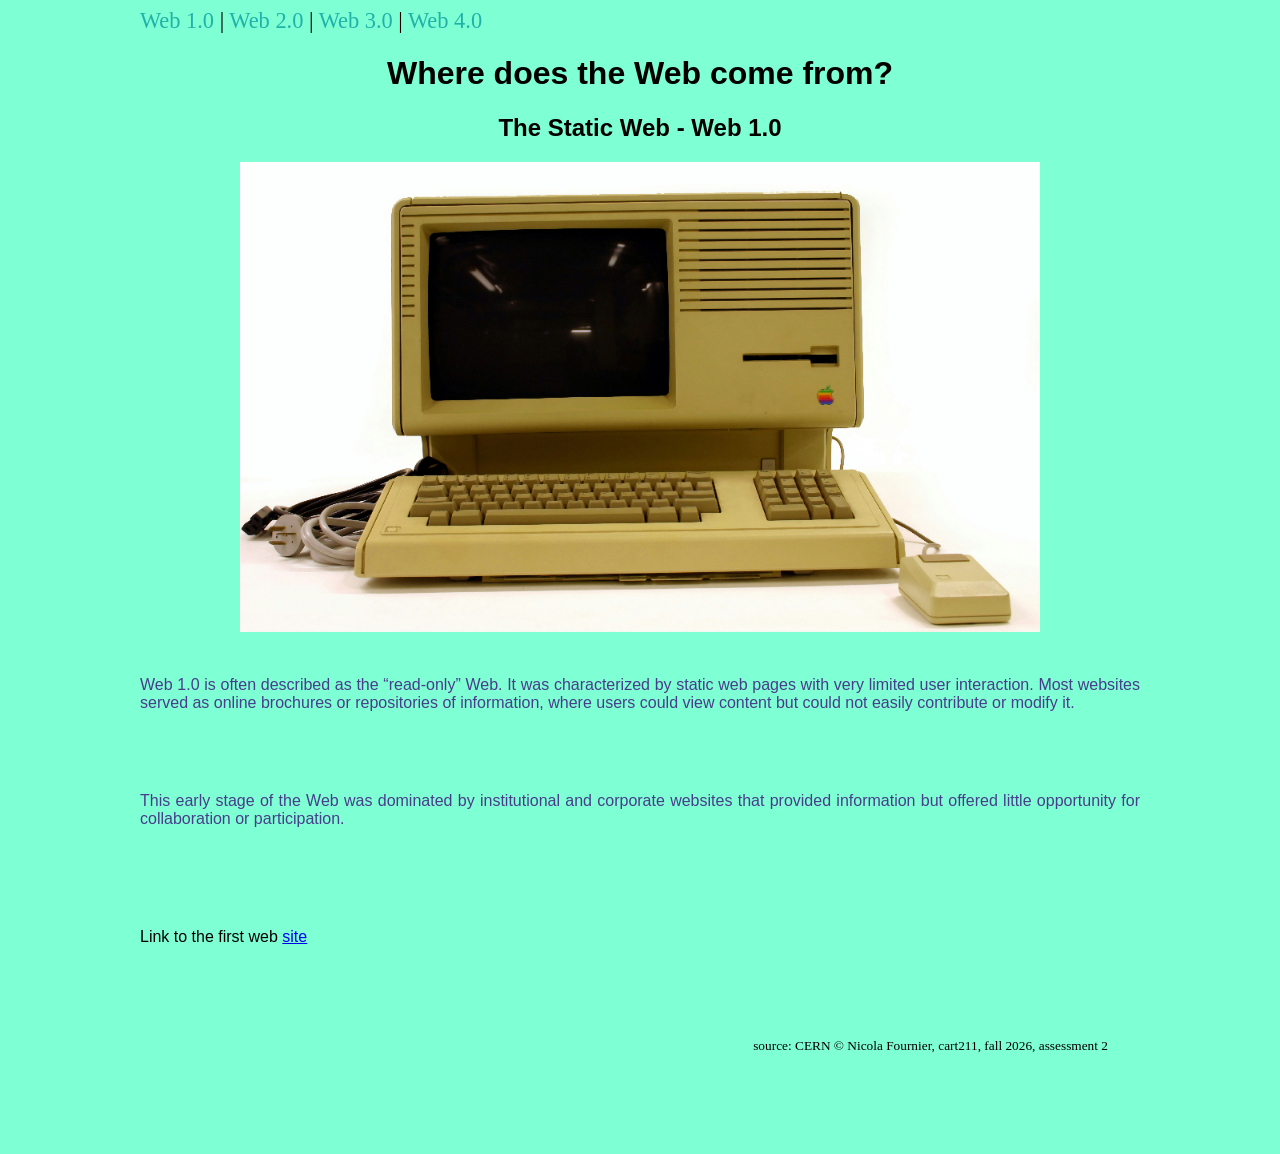
<file: topics/assessment2/index.html>
<!DOCTYPE html>


<html>

    <head>
        <title>Origins of the Web</title>
        <meta charset="utf-8">
        <style>
            nav {
                font-size: 140%;
                text-align: justify;
                max-width: 1000px;
                margin-left:auto;
                margin-right:auto;

            }
            header{
                font-family: Verdana, Geneva, Tahoma, sans-serif;
                text-align: center; 
                 max-width: 1000px;
                 margin: auto;
            }
            body{
                
                background-color: aquamarine;

            }
            main div p{
                color: darkslateblue;
                font-family:'Segoe UI', Tahoma, Geneva, Verdana, sans-serif;
                padding: 20px 60px 20px;
                text-align:justify;
                max-width: 1000px;
                margin: auto;
                padding: 40px;
            }
            #unc{
                max-width: 1000px;
                margin: auto;
                padding: 60px;
                font-family:'Trebuchet MS', 'Lucida Sans Unicode', 'Lucida Grande', 'Lucida Sans', Arial, sans-serif ;
            }
            footer{
                max-width: 1000px;
                margin: 30px 100px 100px;
                text-align: right;
            }
            img {
                max-width: 80%;
            }
       

        </style>
    </head>

    <body>
        <nav>
            <a href="index.html" style="text-decoration: none; color: lightseagreen;">Web 1.0</a> | <a href="web2.html" style="text-decoration: none; color: lightseagreen;">Web 2.0</a> | <a href="web3.html" style="text-decoration: none; color: lightseagreen;">Web 3.0</a> | <a href="web4.html" style="text-decoration: none; color: lightseagreen;">Web 4.0</a>
        </nav>
        <header>
            <h1>Where does the Web come from?</h1>
                <h2>The Static Web - Web 1.0</h2>
                    <img src="apple-lisa.jpg">

        </header>
            <main>
                <div>
                    <p>
                        Web 1.0 is often described as the “read-only” Web. It was characterized by static web pages with very limited user interaction. Most websites served as online brochures or repositories of information, where users could view content but could not easily contribute or modify it. 
                    </p>
                    <p>
                        This early stage of the Web was dominated by institutional and corporate websites that provided information but offered little opportunity for collaboration or participation.

                    </p>
                </div>

                <p id="unc">Link to the first web <a href="https://info.cern.ch">site</a></p>
            </main>

            <footer>
                <small>source: CERN © Nicola Fournier, cart211, fall 2026, assessment 2</small>
            </footer>
    </body>

</html>
</file>
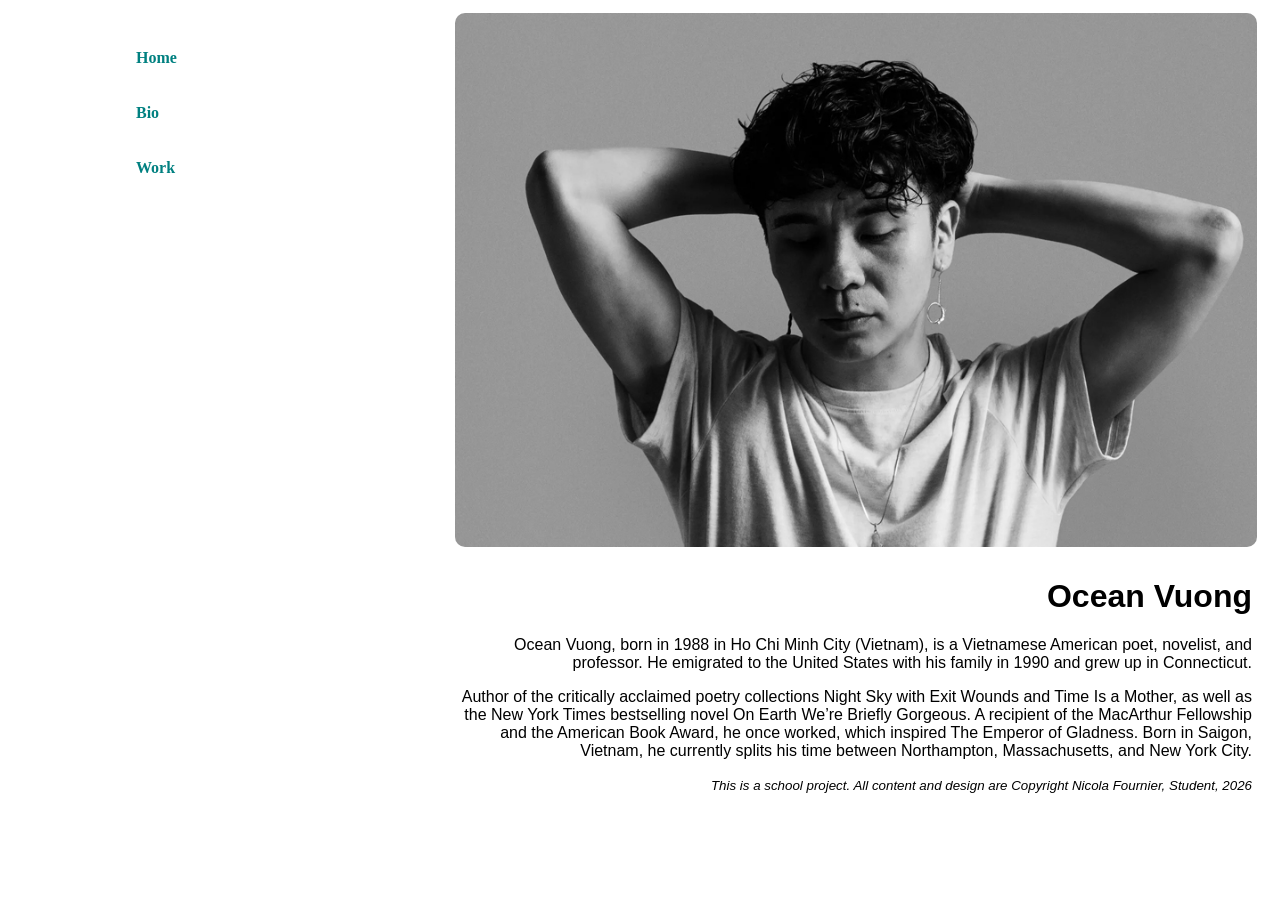
<file: topics/assessment3/index.html>
<!DOCTYPE html>
<html lang="en">

<head>
    <meta charset="UTF-8">
    <meta name="viewport" content="width-device-width, initial-scale=1.0">

    <title>Ocean Vuong</title>

    <meta name="Description"
        content="Explore the work of Ocean Vuong, award winning poet and novelist, author of 'On Earth
        We're Briefly Gorgeous' and 'Time Is a Mother', explore love, loss, and identity with profound beauty.">

    <meta property="og:title" content="Ocean Vuong">
    <meta property="og:Description"
        content="Explore the work of Ocean Vuong, award winning poet and novelist, author of 'On Earth
        We're Briefly Gorgeous' and 'Time Is a Mother', explore love, loss, and identity with profound beauty.">

    <meta name="author" content="Nicola Fournier">
    <meta name="Copyright" content="Nicola Fournier, assessment3, 2026">

    <link rel="Stylesheet" href="styling.css">

</head>

<body>
    <nav>
        <a href="index.html">Home</a><br>
        <a href="bio.html">Bio</a><br>
        <a href="work.html">Work</a>

    </nav>

    <div id="tip">
        <header>
            <img src="assets/Home.jpg" alt="Portrait of Ocean Vuong">
            <h1>Ocean Vuong</h1>
        </header>
    </div>
    
    <div id="shaft">
        <main>
            <article>
            <p> Ocean Vuong, born in 1988 in Ho Chi Minh City (Vietnam), is a Vietnamese American
                 poet, novelist, and professor. He emigrated to the United States with his family
                  in 1990 and grew up in Connecticut.</p> 
            <p>Author of the critically acclaimed poetry collections Night Sky with Exit Wounds and
                 Time Is a Mother, as well as the New York Times bestselling novel On Earth We’re
                  Briefly Gorgeous. A recipient of the MacArthur Fellowship and the American Book
                   Award, he once worked, which inspired The Emperor of Gladness. Born in Saigon,
                    Vietnam, he currently splits his time between Northampton, Massachusetts, and
                    New York City.
            </p>
            </article>
        </main>
    

    <footer>
        <small><em>This is a school project. All content and design are Copyright Nicola Fournier,
            Student, 2026
        </em>

        </small>

    </footer>

    </div>
</body>

</html>
</file>
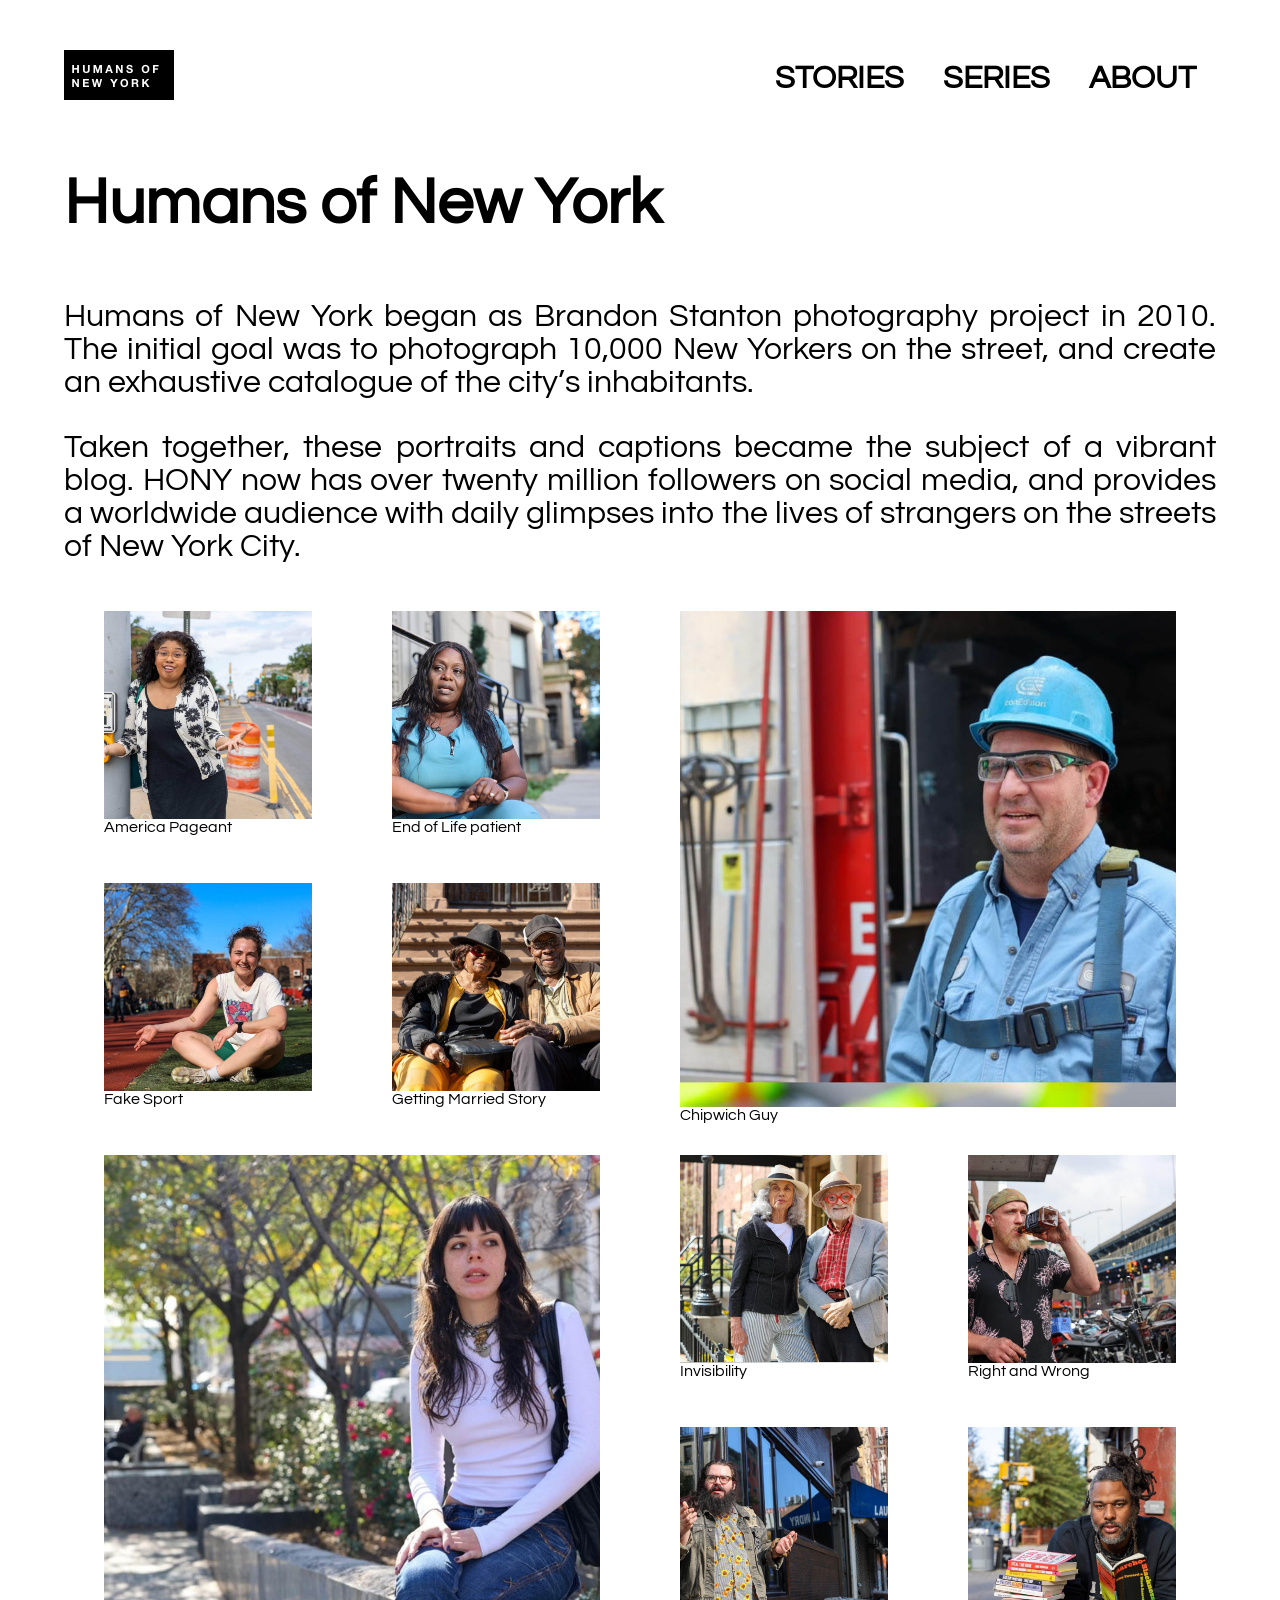
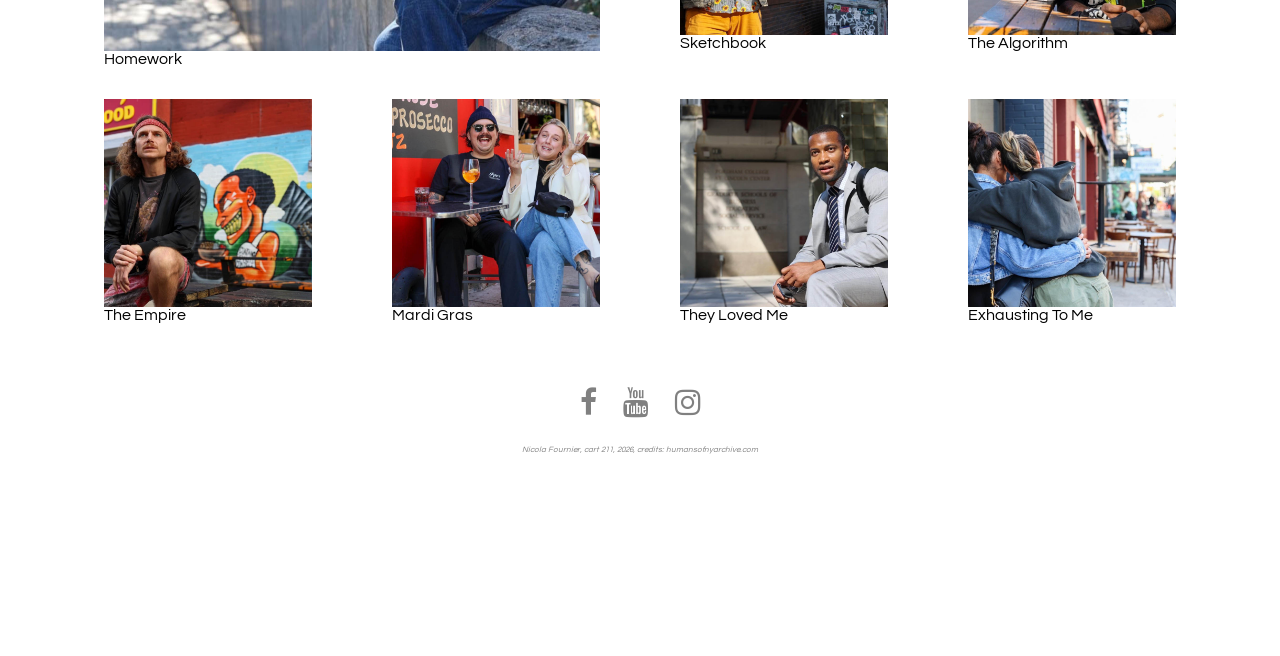
<file: topics/assessment5/index.html>
<!DOCTYPE html>
<html lang="eng">

<head>
    <meta charset="UTF-8">
    <meta name="viewport" content="width=width-device-width, initial-scale=1.0">
    <title>Humans of New York | CART 211 Assessment</title>

    <meta name="description"
        content="A Humans of New York Story - A Course exercise (cart211_ exploring semantic HTML, CSS Grid, and Mobile queries)"
        .>
    <!--Open Graph metadata - controls how the page looks when shared on social media -->
    <meta property="og:type" content="article">
    <meta property="og:title" content="Humans of New York">
    <meta property="og:description" content="A Humans of New York story presented for CART 211">
    <meta property="og:url" content="put your url here">
    <meta property="og:image" content="assets/america_pageant.jpg">
    <meta property="og:image:width" content="1200">
    <meta property="og:image:height" content="630">
    <meta property="og:image:alt" content="Portrait associated with the America Pageant story">
    <meta name="twitter:card" content="summary_large_image">
    <meta name="twitter:title" content="Humans of New York">
    <meta name="twitter:description" content="A Humans of New York Story">
    <meta name="twitter:image" content="assets/america_pageant.jpg">

    <!-- Identifies the preffered url for this page to search engines -->
     <link rel="canonical" href="https://nicoreganono.github.io/cart211/topics/assessment5/index.html">

    <!-- Adds a small icon to the browser tab -->
     <link rel="icon" href="assets/favicon.ico">

     <meta name="author" content="Nicola Fournier">
     <meta name="copyright" content="Nicola Fournier, assessment5, 2026">

    <link rel="stylesheet" href="default.css">

    <link rel="preconnect" href="https://fonts.googleapis.com">
    <link rel="preconnect" href="https://fonts.gstatic.com" crossorigin>
    <link href="https://fonts.googleapis.com/css2?family=Questrial&family=Syne+Mono&display=swap" rel="stylesheet">

    <!-- Loads Font Awesome, a library of ready-made icons-->
    <!-- The Social media icons and hamburger menu use this library for-->
    <link rel="stylesheet" href="https://cdnjs.cloudflare.com/ajax/libs/font-awesome/4.7.0/css/font-awesome.min.css">

</head>

<body>
    <!-- CSS uses #wrapper to control the overall width and center of the content-->
    <div id="wrapper">
        <header>
            <nav>
                <div class="logo">
                    <a href="#">
                        <img src="assets/logo.png" alt="Logo" width="110" height="50">
                    </a>
                </div>

                <div class="menu1">
                <a href="story1.html" class="menu1_active">STORIES</a>
                <a href="#" class="menu1_active">SERIES</a>
                <a href="index.html" class="menu1_active">ABOUT</a>
                </div>

            </nav>

        </header>
   

    <section>
        <article>
            <h1>Humans of New York</h1>

            <p class="intro">
                Humans of New York began as Brandon Stanton photography project in 2010.  The initial goal was to photograph 10,000 New Yorkers on the street, and create an exhaustive catalogue of the city’s inhabitants.
            </p>

            <p class="intro">
                Taken together, these portraits and captions became the subject of a vibrant blog. HONY now has over twenty million followers on social media, and provides a worldwide audience with daily glimpses into the lives of strangers on the streets of New York City.
            </p>
            <!-- IMAGE GALLERY:
            The pict class created the CSS Grid Layout. Each figure is one gallery item. Classes im1 through im14 let CSS position images at different sizes to create an asymetrical collage.-->
            <div class="pict">
                <!-- Figure 1: image, link and caption -->
            
                 <figure class="im1">
                    <a href="story1.html">
                        <img src="assets/america_pageant.jpg" class="im" alt="America Pageant portrait">
                    </a>
                    <!-- Caption shown over the image using CSS-->
                     <div class="hover-text"> America Pageant</div>
                </figure>

                <!-- Figure 2 -->
                 <figure class="im2">
                    <a href="story1.html">
                        <img src="assets/end_of_life_patient.jpg" class="im" alt="End of Life patient portrait">
                    </a>
                    <!-- Caption shown over the image using CSS-->
                     <div class="hover-text"> End of Life patient</div>
                </figure>
                <!-- Figure 3 -->
                 <figure class="im3">
                    <a href="story1.html">
                        <img src="assets/Chipwich_guy.jpg" class="im" alt="Chipwich Guy portrait">
                    </a>
                    <!-- Caption shown over the image using CSS-->
                     <div class="hover-text"> Chipwich Guy</div>
                </figure>
                <!-- Figure 4 -->
                 <figure class="im4">
                    <a href="story1.html">
                        <img src="assets/fake_sport.jpg" class="im" alt="Fake Sport portrait">
                    </a>
                    <!-- Caption shown over the image using CSS-->
                     <div class="hover-text"> Fake Sport</div>
                </figure>
                <!-- Figure 5 -->
                 <figure class="im5">
                    <a href="story1.html">
                        <img src="assets/gettin_married.jpg" class="im" alt="Getting Married Story portrait">
                    </a>
                    <!-- Caption shown over the image using CSS-->
                     <div class="hover-text"> Getting Married Story</div>
                </figure>
                <!-- Figure 6 -->
                 <figure class="im6">
                    <a href="story1.html">
                        <img src="assets/homework.jpg" class="im" alt="Homework Story portrait">
                    </a>
                    <!-- Caption shown over the image using CSS-->
                     <div class="hover-text">Homework</div>
                </figure>
                <!-- Figure 7 -->
                 <figure class="im7">
                    <a href="story1.html">
                        <img src="assets/invisibility.jpg" class="im" alt="Invisibility Story portrait">
                    </a>
                    <!-- Caption shown over the image using CSS-->
                     <div class="hover-text">Invisibility</div>
                </figure>
                <!-- Figure 8 -->
                 <figure class="im8">
                    <a href="story1.html">
                        <img src="assets/Right_and_wrong.jpg" class="im" alt="Right and Wrong Story portrait">
                    </a>
                    <!-- Caption shown over the image using CSS-->
                     <div class="hover-text"> Right and Wrong</div>
                </figure>
                <!-- Figure 9 -->
                 <figure class="im9">
                    <a href="story1.html">
                        <img src="assets/sketchbook.jpg" class="im" alt="Sketchbook Story portrait">
                    </a>
                    <!-- Caption shown over the image using CSS-->
                     <div class="hover-text"> Sketchbook</div>
                </figure>
                <!-- Figure 10 -->
                 <figure class="im10">
                    <a href="story1.html">
                        <img src="assets/the_algorithm.jpg" class="im" alt="The Algorithm Story portrait">
                    </a>
                    <!-- Caption shown over the image using CSS-->
                     <div class="hover-text">The Algorithm</div>
                </figure>
                <!-- Figure 11 -->
                 <figure class="im11">
                    <a href="story1.html">
                        <img src="assets/The_Empire.jpg" class="im" alt="The Empire Story portrait">
                    </a>
                    <!-- Caption shown over the image using CSS-->
                     <div class="hover-text"> The Empire</div>
                </figure>
                <!-- Figure 12 -->
                 <figure class="im12">
                    <a href="story1.html">
                        <img src="assets/Mardi-Gras.jpg" class="im" alt="Mardi Gras Story portrait">
                    </a>
                    <!-- Caption shown over the image using CSS-->
                     <div class="hover-text"> Mardi Gras</div>
                </figure>
                <!-- Figure 13 -->
                 <figure class="im13">
                    <a href="story1.html">
                        <img src="assets/they_loved_me.jpg" class="im" alt="They Loved Me Story portrait">
                    </a>
                    <!-- Caption shown over the image using CSS-->
                     <div class="hover-text"> They Loved Me</div>
                </figure>
                <!-- Figure 14 -->
                 <figure class="im14">
                    <a href="story1.html">
                        <img src="assets/exhausting_to_me.jpg" class="im" alt="Exhausting To Me Story portrait">
                    </a>
                    <!-- Caption shown over the image using CSS-->
                     <div class="hover-text"> Exhausting To Me</div>
                </figure>
            </div>
            <!-- End of image gallry -->
        </article>
    </section>

    <footer>
        <!-- Groups the social icons and credits together-->
        <div class="social">
            <!-- Social Media Links.
              Font Awesome uses class names to display each icons.
            The # links are placeholders and should be replaced with real profile URL's-->
            <div class="icons-wrapper">
                <a href="#" class="fa fa-facebook" aria-label="Facebook"></a>
                <a href="#" class="fa fa-youtube" aria-label="YouTube"></a>
                <a href="#" class="fa fa-instagram" aria-label="Instagram"></a>
    
            </div>

            <div class="credits">
                <p> Nicola Fournier, cart 211, 2026, credits: humansofnyarchive.com</p>
            </div>

        </div>
        <video src="https://youtube.com/exploding_my_balls" ></video>
    </footer>
 </div>
</body>


</html>
</file>
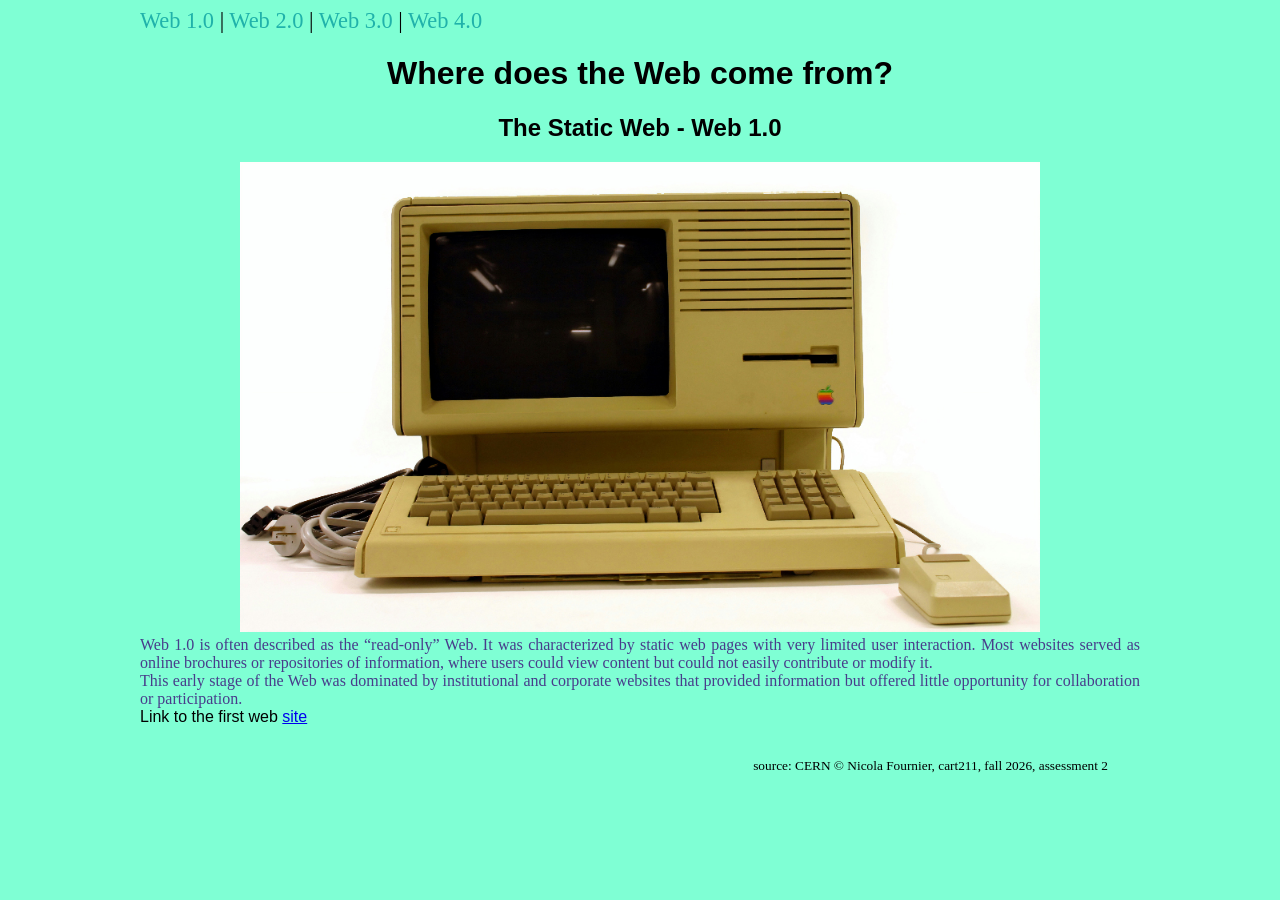
<file: topics/assessment2/assessment2/index.html>
<!DOCTYPE html>


<html>

    <head>
        <title>Origins of the Web</title>
        <meta charset="utf-8">
        <style>
            nav {
                font-size: 140%;
                text-align: justify;
                max-width: 1000px;
                margin-left:auto;
                margin-right:auto;

            }
            header{
                font-family: Verdana, Geneva, Tahoma, sans-serif;
                text-align: center; 
                 max-width: 1000px;
                 margin: auto;
            }
            body{
                
                background-color: aquamarine;

            }
            main div p{
                color: darkslateblue;
                font-family:'Segoe UI', Tahoma, Geneva, Verdana, sans-serif 
                padding: 20px 60px 20px;
                text-align:justify;
                max-width: 1000px;
                margin: auto;
            }
            #unc{
                max-width: 1000px;
                margin: auto;
                font-family:'Trebuchet MS', 'Lucida Sans Unicode', 'Lucida Grande', 'Lucida Sans', Arial, sans-serif ;
            }
            footer{
                max-width: 1000px;
                margin: 30px 100px 100px;
                text-align: right;
            }
            img {
                max-width: 80%;
            }
       

        </style>
    </head>

    <body>
        <nav>
            <a href="index.html" style="text-decoration: none; color: lightseagreen;">Web 1.0</a> | <a href="web2.html" style="text-decoration: none; color: lightseagreen;">Web 2.0</a> | <a href="web3.html" style="text-decoration: none; color: lightseagreen;">Web 3.0</a> | <a href="web4.html" style="text-decoration: none; color: lightseagreen;">Web 4.0</a>
        </nav>
        <header>
            <h1>Where does the Web come from?</h1>
                <h2>The Static Web - Web 1.0</h2>
                    <img src="apple-lisa.jpg">

        </header>
            <main>
                <div>
                    <p>
                        Web 1.0 is often described as the “read-only” Web. It was characterized by static web pages with very limited user interaction. Most websites served as online brochures or repositories of information, where users could view content but could not easily contribute or modify it. 
                    </p>
                    <p>
                        This early stage of the Web was dominated by institutional and corporate websites that provided information but offered little opportunity for collaboration or participation.

                    </p>
                </div>

                <p id="unc">Link to the first web <a href="https://info.cern.ch">site</a></p>
            </main>

            <footer>
                <small>source: CERN © Nicola Fournier, cart211, fall 2026, assessment 2</small>
            </footer>
    </body>

</html>
</file>
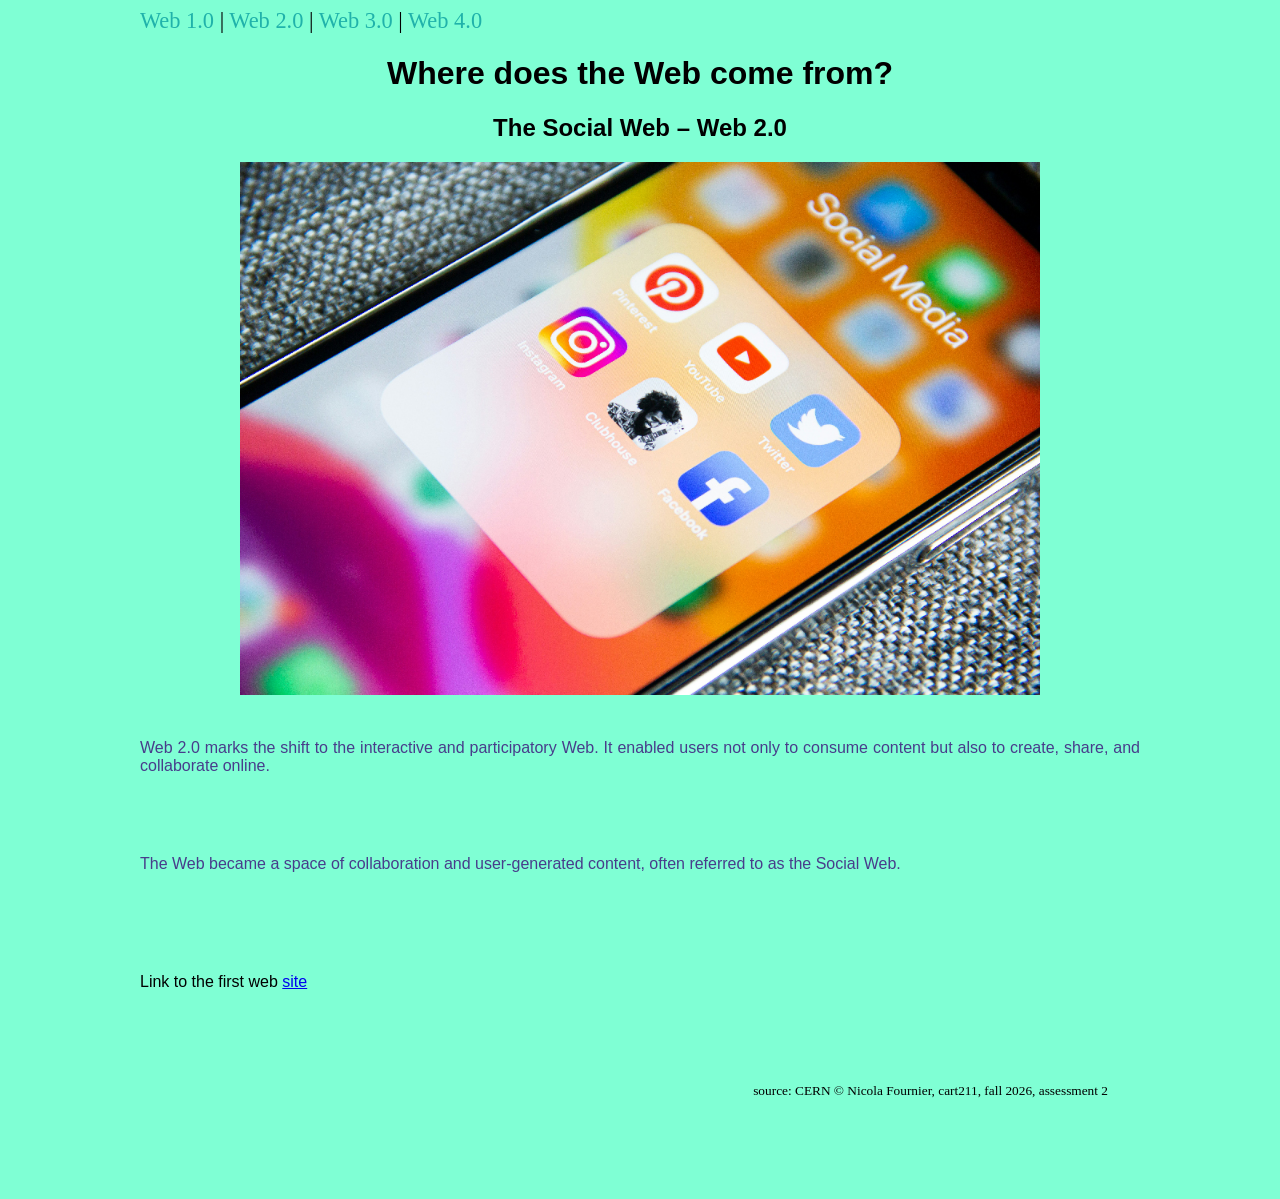
<file: topics/assessment2/web2.html>
<!DOCTYPE html>


<html>

    <head>
        <title>Origins of the Web</title>
        <meta charset="utf-8">
        <style>
            nav {
                font-size: 140%;
                text-align: justify;
                max-width: 1000px;
                margin-left:auto;
                margin-right:auto;

            }
            header{
                font-family: Verdana, Geneva, Tahoma, sans-serif;
                text-align: center; 
                 max-width: 1000px;
                 margin: auto;
            }
            body{
                
                background-color: aquamarine;

            }
            main div p{
                color: darkslateblue;
                font-family:'Segoe UI', Tahoma, Geneva, Verdana, sans-serif;
                padding: 20px 60px 20px;
                text-align: justify;
                max-width: 1000px;
                margin: auto;
                padding: 40px;
            }
            #unc{
                max-width: 1000px;
                margin: auto;
                padding: 60px;
                font-family:'Trebuchet MS', 'Lucida Sans Unicode', 'Lucida Grande', 'Lucida Sans', Arial, sans-serif ;
            }
            footer{
                max-width: 1000px;
                margin: 30px 100px 100px;
                text-align: right;
            }
            img {
                max-width: 80%;
            }
       

        </style>
    </head>

    <body>
        <nav>
            <a href="index.html" style="text-decoration: none; color: lightseagreen;">Web 1.0</a> | <a href="web2.html" style="text-decoration: none; color: lightseagreen;">Web 2.0</a> | <a href="web3.html" style="text-decoration: none; color: lightseagreen;">Web 3.0</a> | <a href="web4.html" style="text-decoration: none; color: lightseagreen;">Web 4.0</a>
        </nav>
        <header>
            <h1>Where does the Web come from?</h1>
                <h2>The Social Web – Web 2.0</h2>
                    <img src="social_media.jpg">

        </header>
            <main>
                <div>
                    <p>
                       Web 2.0 marks the shift to the interactive and participatory Web. It enabled users not only to consume content but also to create, share, and collaborate online.
                    </p>
                    <p>
                        The Web became a space of collaboration and user-generated content, often referred to as the Social Web.

                    </p>
                </div>

                <p id="unc">Link to the first web <a href="https://info.cern.ch">site</a></p>
            </main>

            <footer>
                <small>source: CERN © Nicola Fournier, cart211, fall 2026, assessment 2</small>
            </footer>
    </body>

</html>
</file>
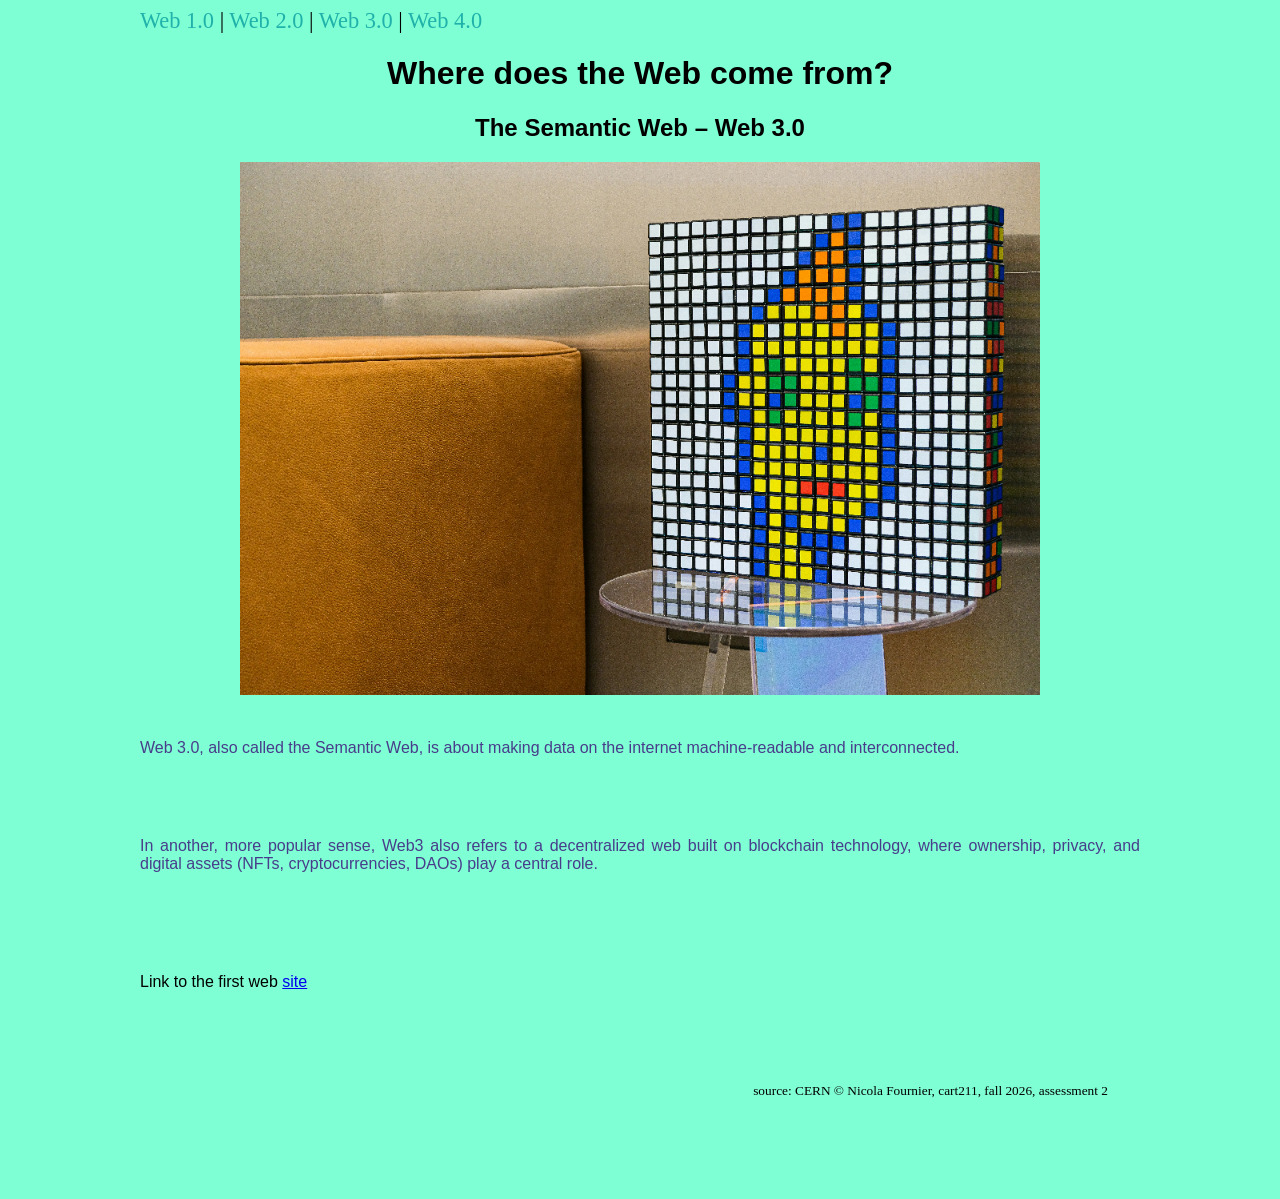
<file: topics/assessment2/web3.html>
<!DOCTYPE html>


<html>

    <head>
        <title>Origins of the Web</title>
        <meta charset="utf-8">
        <style>
            nav {
                font-size: 140%;
                text-align: justify;
                max-width: 1000px;
                margin-left:auto;
                margin-right:auto;

            }
            header{
                font-family: Verdana, Geneva, Tahoma, sans-serif;
                text-align: center; 
                 max-width: 1000px;
                 margin: auto;
            }
            body{
                
                background-color: aquamarine;

            }
            main div p{
                color: darkslateblue;
                font-family:'Segoe UI', Tahoma, Geneva, Verdana, sans-serif;
                padding: 20px 60px 20px;
                text-align:justify;
                max-width: 1000px;
                margin: auto;
                padding: 40px;
            }
            #unc{
                max-width: 1000px;
                margin: auto;
                padding: 60px;
                font-family:'Trebuchet MS', 'Lucida Sans Unicode', 'Lucida Grande', 'Lucida Sans', Arial, sans-serif ;
            }
            footer{
                max-width: 1000px;
                margin: 30px 100px 100px;
                text-align: right;
            }
            img {
                max-width: 80%;
            }
       

        </style>
    </head>

    <body>
        <nav>
            <a href="index.html" style="text-decoration: none; color: lightseagreen;">Web 1.0</a> | <a href="web2.html" style="text-decoration: none; color: lightseagreen;">Web 2.0</a> | <a href="web3.html" style="text-decoration: none; color: lightseagreen;">Web 3.0</a> | <a href="web4.html" style="text-decoration: none; color: lightseagreen;">Web 4.0</a>
        </nav>
        <header>
            <h1>Where does the Web come from?</h1>
                <h2>The Semantic Web – Web 3.0</h2>
                    <img src="cryptopunk.jpg">

        </header>
            <main>
                <div>
                    <p>
                        Web 3.0, also called the Semantic Web, is about making data on the internet machine-readable and interconnected. 
 
                    </p>
                    <p>
                       In another, more popular sense, Web3 also refers to a decentralized web built on blockchain technology, where ownership, privacy, and digital assets (NFTs, cryptocurrencies, DAOs) play a central role.

                    </p>
                </div>

                <p id="unc">Link to the first web <a href="https://info.cern.ch">site</a></p>
            </main>

            <footer>
                <small>source: CERN © Nicola Fournier, cart211, fall 2026, assessment 2</small>
            </footer>
    </body>

</html>
</file>
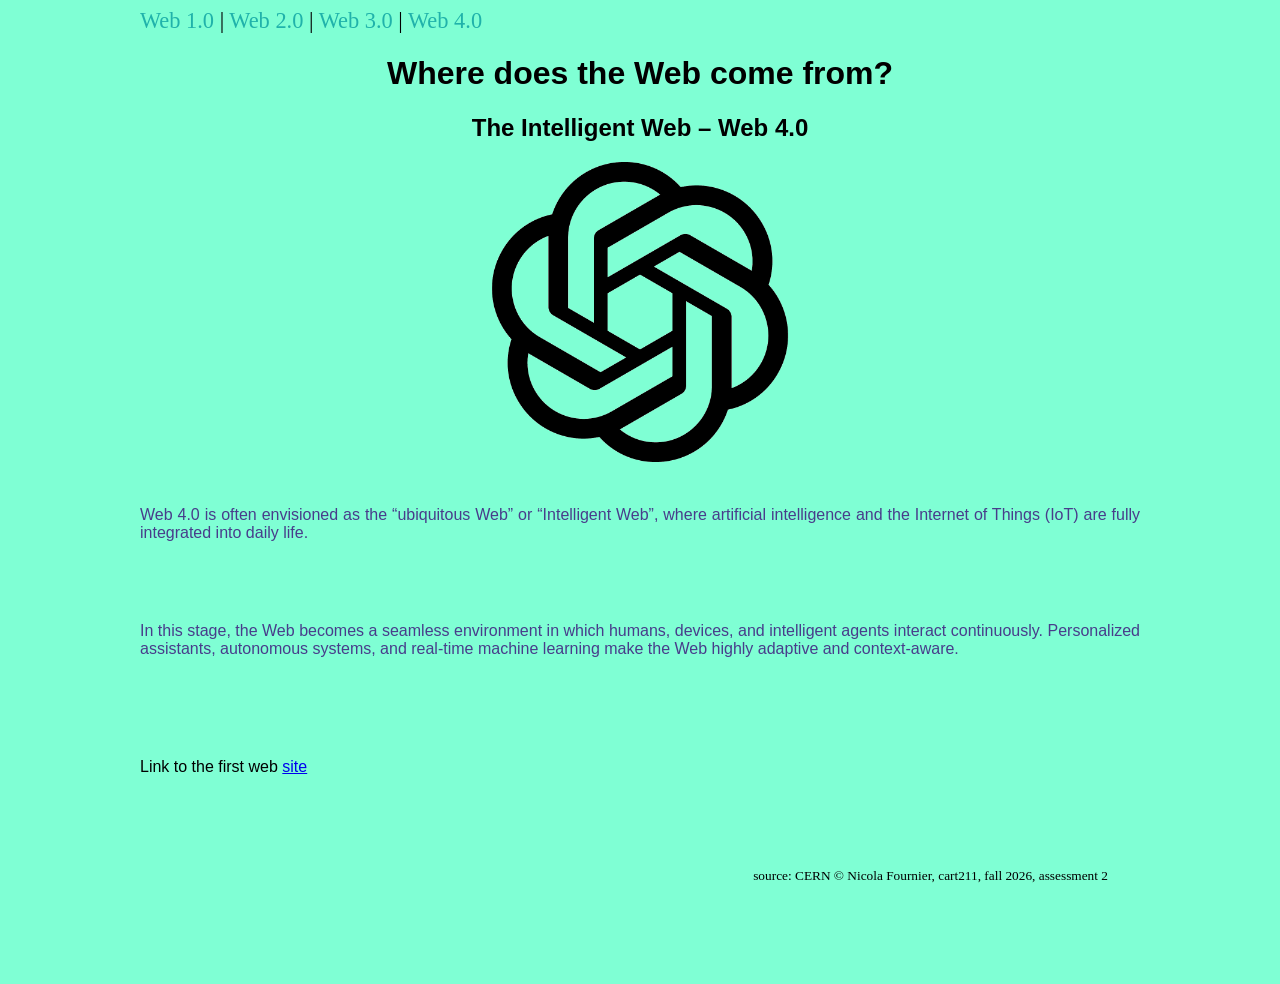
<file: topics/assessment2/web4.html>
<!DOCTYPE html>


<html>

    <head>
        <title>Origins of the Web</title>
        <meta charset="utf-8">
        <style>
            nav {
                font-size: 140%;
                text-align: justify;
                max-width: 1000px;
                margin-left:auto;
                margin-right:auto;

            }
            header{
                font-family: Verdana, Geneva, Tahoma, sans-serif;
                text-align: center; 
                 max-width: 1000px;
                 margin: auto;
            }
            body{
                
                background-color: aquamarine;

            }
            main div p{
                color: darkslateblue;
                font-family:'Segoe UI', Tahoma, Geneva, Verdana, sans-serif;
                padding: 20px 60px 20px;
                text-align:justify;
                max-width: 1000px;
                margin: auto;
                padding: 40px;
            }
            #unc{
                max-width: 1000px;
                margin: auto;
                padding: 60px;
                font-family:'Trebuchet MS', 'Lucida Sans Unicode', 'Lucida Grande', 'Lucida Sans', Arial, sans-serif ;
            }
            footer{
                max-width: 1000px;
                margin: 30px 100px 100px;
                text-align: right;
            }
            img {
                max-width: 80%;
                box-sizing: content-box; width: 30%;
                object-fit: contain;
            }
       

        </style>
    </head>

    <body>
        <nav>
            <a href="index.html" style="text-decoration: none; color: lightseagreen;">Web 1.0</a> | <a href="web2.html" style="text-decoration: none; color: lightseagreen;">Web 2.0</a> | <a href="web3.html" style="text-decoration: none; color: lightseagreen;">Web 3.0</a> | <a href="web4.html" style="text-decoration: none; color: lightseagreen;">Web 4.0</a>
        </nav>
        <header>
            <h1>Where does the Web come from?</h1>
                <h2>The Intelligent Web – Web 4.0</h2>
                    <img src="ChatGPT-Logo.gif">

        </header>
            <main>
                <div>
                    <p>
                        Web 4.0 is often envisioned as the “ubiquitous Web” or “Intelligent Web”, where artificial intelligence and the Internet of Things (IoT) are fully integrated into daily life.
                    </p>
                    <p>
                        In this stage, the Web becomes a seamless environment in which humans, devices, and intelligent agents interact continuously. Personalized assistants, autonomous systems, and real-time machine learning make the Web highly adaptive and context-aware.

                    </p>
                </div>

                <p id="unc">Link to the first web <a href="https://info.cern.ch">site</a></p>
            </main>

            <footer>
                <small>source: CERN © Nicola Fournier, cart211, fall 2026, assessment 2</small>
            </footer>
    </body>

</html>
</file>
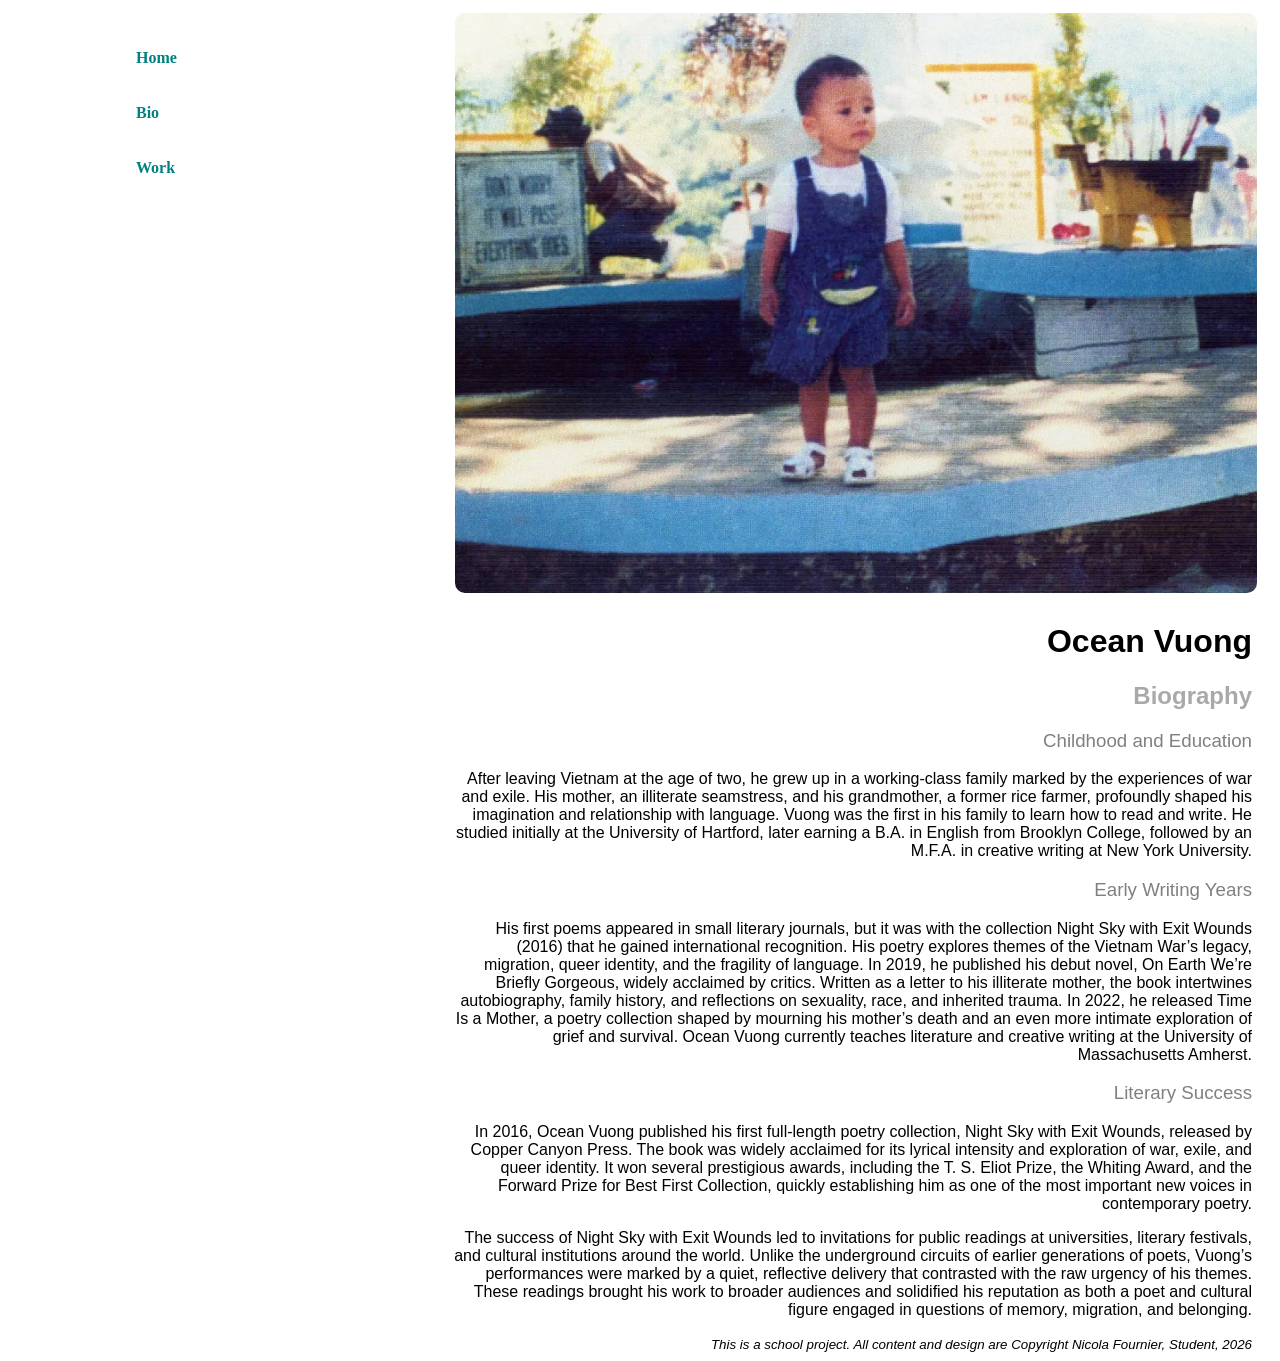
<file: topics/assessment3/bio.html>
<!DOCTYPE html>
<html lang="en">

<head>
    <meta charset="UTF-8">
    <meta name="viewport" content="width-device-width, initial-scale=1.0">

    <title>Ocean Vuong</title>

    <meta name="Description"
        content="Explore the work of Ocean Vuong, award winning poet and novelist, author of 'On Earth
        We're Briefly Gorgeous' and 'Time Is a Mother', explore love, loss, and identity with profound beauty.">

    <meta property="og:title" content="Ocean Vuong">
    <meta property="og:Description"
        content="Explore the work of Ocean Vuong, award winning poet and novelist, author of 'On Earth
        We're Briefly Gorgeous' and 'Time Is a Mother', explore love, loss, and identity with profound beauty.">

    <meta name="author" content="Nicola Fournier">
    <meta name="Copyright" content="Nicola Fournier, assessment3, 2026">

    <link rel="Stylesheet" href="styling.css">

</head>

<body>
    <nav>
        <a href="index.html">Home</a><br>
        <a href="bio.html">Bio</a><br>
        <a href="work.html">Work</a>

    </nav>

    <div id="tip">
        <header>
            <img src="assets/Bio.jpg" alt="Picture of Ocean Vuong as a young child">
            <h1>Ocean Vuong</h1>
            <h2>Biography</h2>
        </header>
    </div>
    
    <div id="shaft">
        <main>
            <article>
                <h3>Childhood and Education</h3>
            <p> After leaving Vietnam at the age of two, he grew up in a working-class family marked by the experiences of war and exile. His mother, an illiterate seamstress, and his grandmother, a former rice farmer, profoundly shaped his imagination and relationship with language. Vuong was the first in his family to learn how to read and write.
He studied initially at the University of Hartford, later earning a B.A. in English from Brooklyn College, followed by an M.F.A. in creative writing at New York University.
</p> 
                <h3>Early Writing Years</h3>
            <p>His first poems appeared in small literary journals, but it was with the collection Night Sky with Exit Wounds (2016) that he gained international recognition. His poetry explores themes of the Vietnam War’s legacy, migration, queer identity, and the fragility of language.
In 2019, he published his debut novel, On Earth We’re Briefly Gorgeous, widely acclaimed by critics. Written as a letter to his illiterate mother, the book intertwines autobiography, family history, and reflections on sexuality, race, and inherited trauma.
In 2022, he released Time Is a Mother, a poetry collection shaped by mourning his mother’s death and an even more intimate exploration of grief and survival.
Ocean Vuong currently teaches literature and creative writing at the University of Massachusetts Amherst.
            </p>
            <h3>Literary Success</h3>
            <p> In 2016, Ocean Vuong published his first full-length poetry collection, Night Sky with Exit Wounds, released by Copper Canyon Press. The book was widely acclaimed for its lyrical intensity and exploration of war, exile, and queer identity. It won several prestigious awards, including the T. S. Eliot Prize, the Whiting Award, and the Forward Prize for Best First Collection, quickly establishing him as one of the most important new voices in contemporary poetry. 
            </p> 
            <p>The success of Night Sky with Exit Wounds led to invitations for public readings at universities, literary festivals, and cultural institutions around the world. Unlike the underground circuits of earlier generations of poets, Vuong’s performances were marked by a quiet, reflective delivery that contrasted with the raw urgency of his themes. These readings brought his work to broader audiences and solidified his reputation as both a poet and cultural figure engaged in questions of memory, migration, and belonging.
            </p>
            </article>
        </main>
    

    <footer>
        <small><em>This is a school project. All content and design are Copyright Nicola Fournier,
            Student, 2026
        </em>

        </small>

    </footer>

    </div>
</body>

</html>
</file>
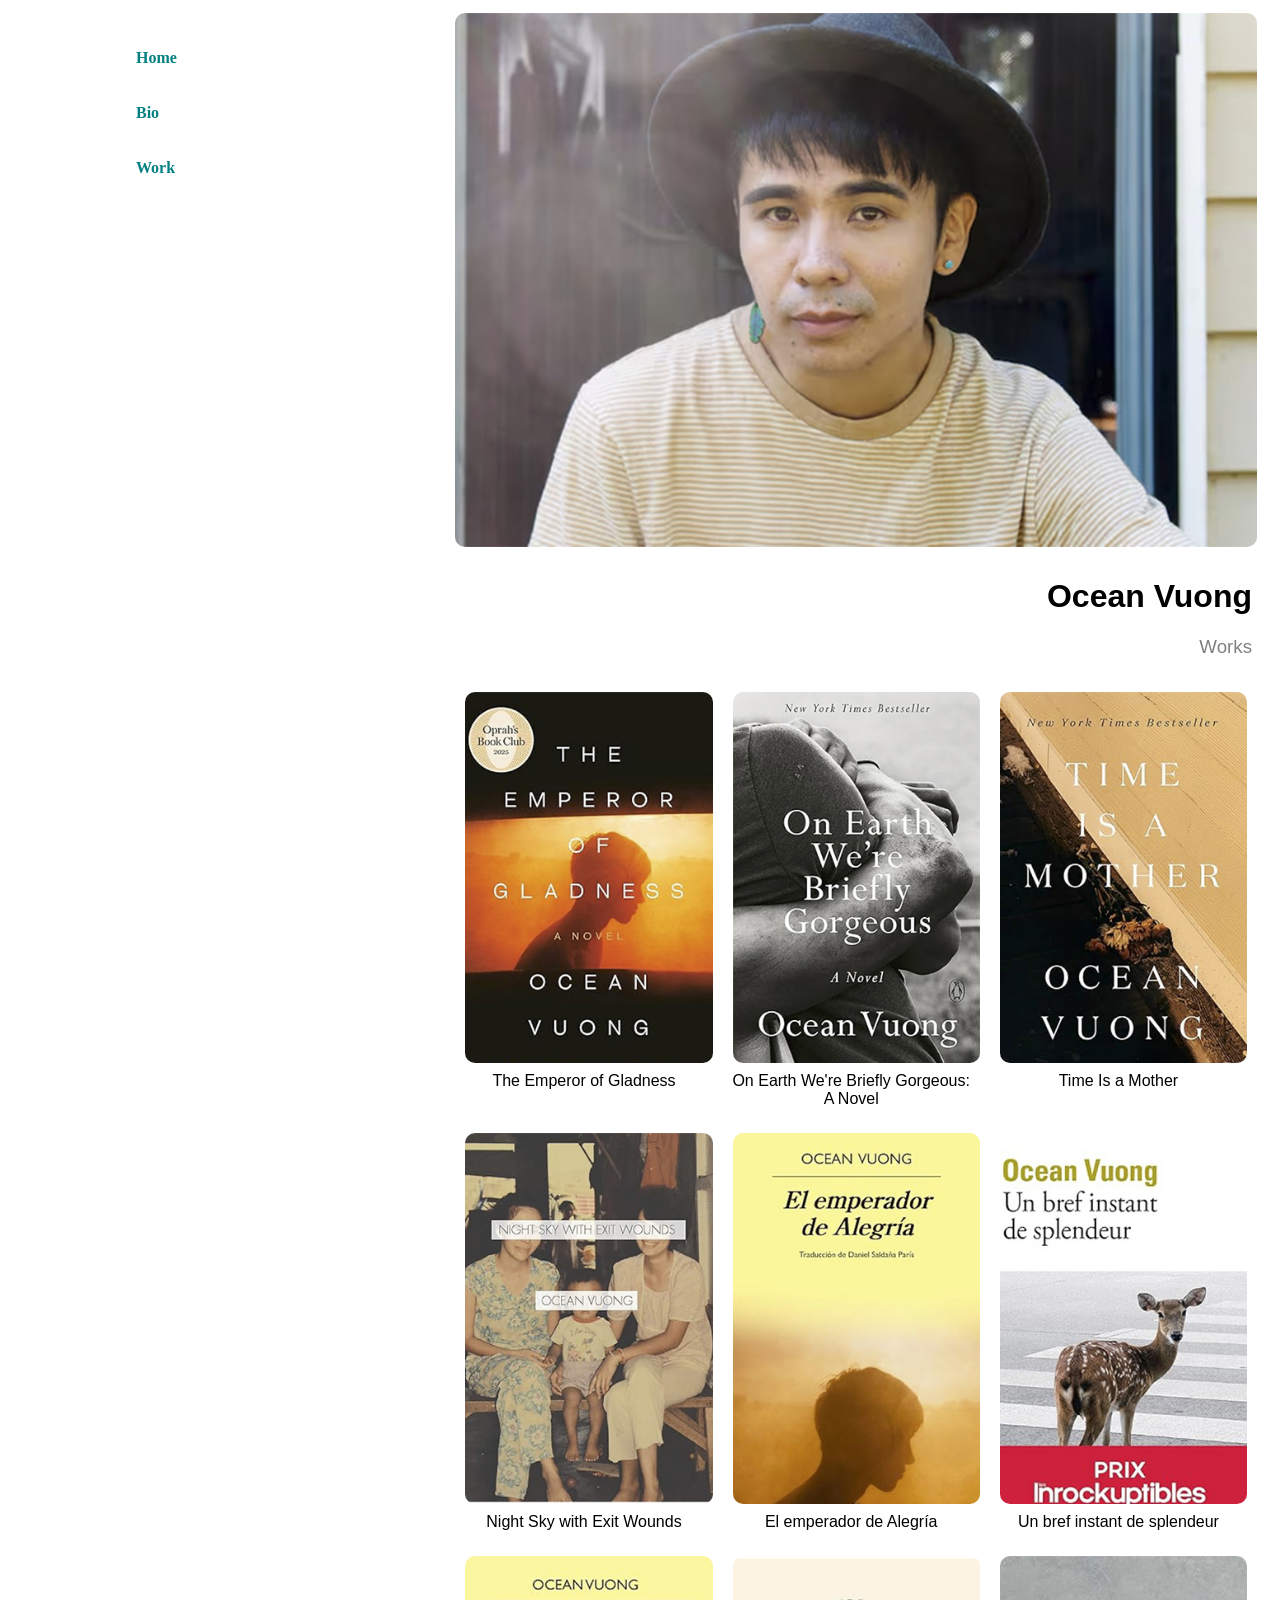
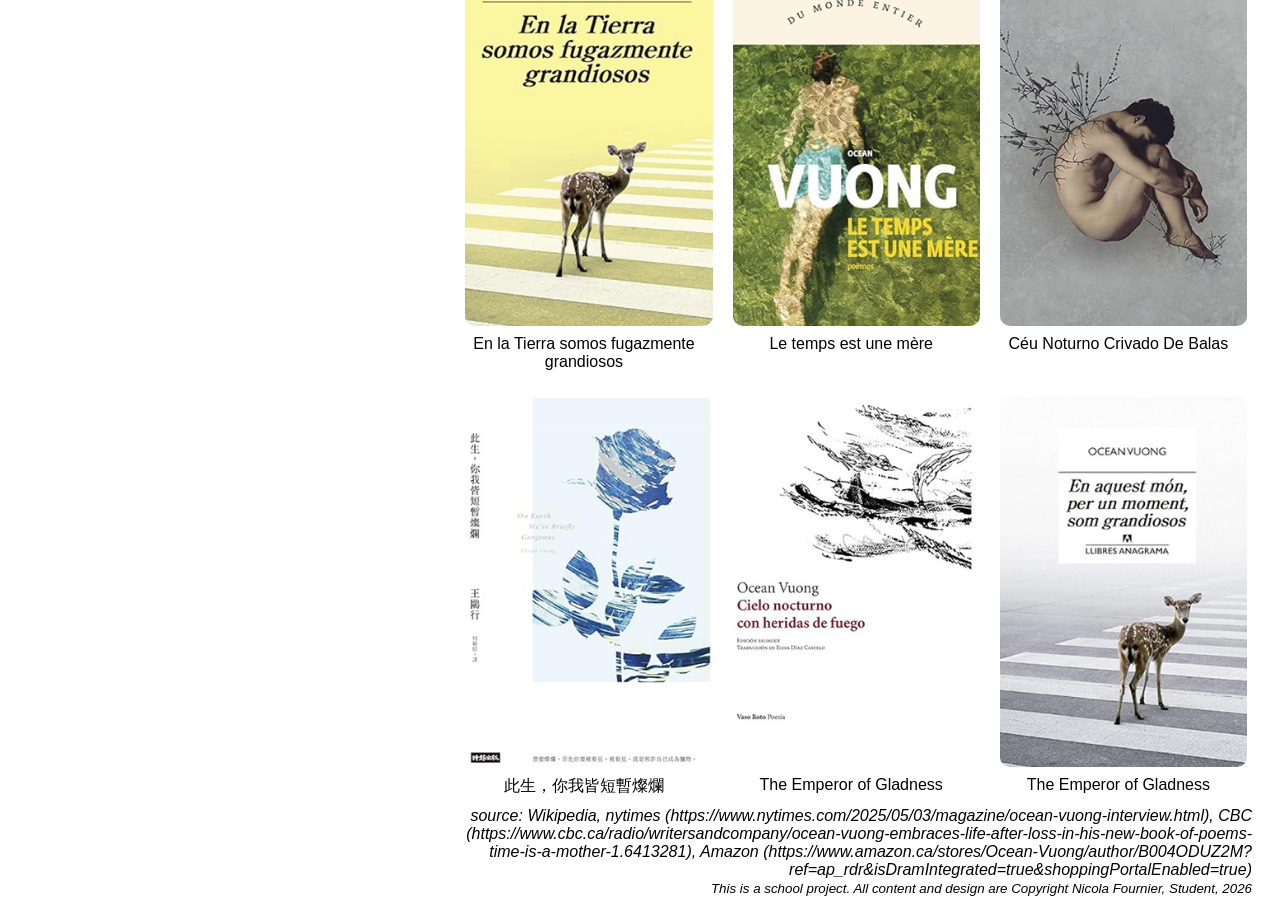
<file: topics/assessment3/work.html>
<!DOCTYPE html>
<html lang="en">

<head>
    <meta charset="UTF-8">
    <meta name="viewport" content="width-device-width, initial-scale=1.0">

    <title>Ocean Vuong</title>

    <meta name="Description"
        content="Explore the work of Ocean Vuong, award winning poet and novelist, author of 'On Earth
        We're Briefly Gorgeous' and 'Time Is a Mother', explore love, loss, and identity with profound beauty.">

    <meta property="og:title" content="Ocean Vuong">
    <meta property="og:Description"
        content="Explore the work of Ocean Vuong, award winning poet and novelist, author of 'On Earth
        We're Briefly Gorgeous' and 'Time Is a Mother', explore love, loss, and identity with profound beauty.">

    <meta name="author" content="Nicola Fournier">
    <meta name="Copyright" content="Nicola Fournier, assessment3, 2026">

    <link rel="Stylesheet" href="styling.css">

</head>

<body>
    <nav>
        <a href="index.html">Home</a><br>
        <a href="bio.html">Bio</a><br>
        <a href="work.html">Work</a>

    </nav>

    <div id="tip">
        <header>
            <img src="assets/work.jpg" alt="Portrait of Ocean Vuong with a hat">
            <h1>Ocean Vuong</h1>
        </header>
    </div>
    
    <div id="shaft">
        <main>
            <article>

            </article>

            <h3>Works</h3>
            <div id="shot">
            <figure>
                <img src="assets/Emperor.jpg" alt="The Emperor of Gladness">
                <figcaption>The Emperor of Gladness</figcaption>
            </figure>
            <figure>
                <img src="assets/Earth.jpg" alt="On Earth We're Briefly Gorgeous: A Novel">
                <figcaption>On Earth We're Briefly Gorgeous: A Novel</figcaption>
            </figure>
            <figure>
                <img src="assets/Mother.jpg" alt="Time Is a Mother">
                <figcaption>Time Is a Mother</figcaption>
            </figure>
            <figure>
                <img src="assets/Wounds.jpg" alt="Night Sky with Exit Wounds">
                <figcaption>Night Sky with Exit Wounds</figcaption>
            </figure>
            <figure>
                <img src="assets/Emperador.jpg" alt="El emperador de Alegría">
                <figcaption>El emperador de Alegría</figcaption>
            </figure>
            <figure>
                <img src="assets/splendeur.jpg" alt="Un bref instant de splendeur">
                <figcaption>Un bref instant de splendeur</figcaption>
            </figure>
            <figure>
                <img src="assets/Tierra.jpg" alt="En la Tierra somos fugazmente grandiosos">
                <figcaption>En la Tierra somos fugazmente grandiosos</figcaption>
            </figure>
            <figure>
                <img src="assets/mere.jpg" alt="Le temps est une mère">
                <figcaption>Le temps est une mère</figcaption>
            </figure>
            <figure>
                <img src="assets/Balas.jpg" alt="Céu Noturno Crivado De Balas">
                <figcaption>Céu Noturno Crivado De Balas</figcaption>
            </figure>
            <figure>
                <img src="assets/ChineseED.jpg" alt="此生，你我皆短暫燦爛">
                <figcaption>此生，你我皆短暫燦爛</figcaption>
            </figure>
            <figure>
                <img src="assets/Heridas.jpg" alt="Cielo nocturno con heridas de fuego">
                <figcaption>The Emperor of Gladness</figcaption>
            </figure>
            <figure>
                <img src="assets/aquest.jpg" alt="Portrait of Ocean Vuong with a hat">
                <figcaption>The Emperor of Gladness</figcaption>
            </figure>    
        </div>
            <em>source:  Wikipedia, nytimes (https://www.nytimes.com/2025/05/03/magazine/ocean-vuong-interview.html), CBC (https://www.cbc.ca/radio/writersandcompany/ocean-vuong-embraces-life-after-loss-in-his-new-book-of-poems-time-is-a-mother-1.6413281), Amazon (https://www.amazon.ca/stores/Ocean-Vuong/author/B004ODUZ2M?ref=ap_rdr&isDramIntegrated=true&shoppingPortalEnabled=true)</em>
        </main>
    

    <footer>
        <small><em>This is a school project. All content and design are Copyright Nicola Fournier,
            Student, 2026
        </em>

        </small>

    </footer>

    </div>
</body>

</html>
</file>
<file: topics/assessment3/styling.css>
#tip{
font-family: 'Gill Sans', 'Gill Sans MT', Calibri, 'Trebuchet MS', sans-serif;
margin-left:35%;
margin-right: 20px;
text-align: right;
}

header img{
    width: 100%;
    align-content: right;
    border-radius: 10px;
}
#shaft{
font-family: 'Gill Sans', 'Gill Sans MT', Calibri, 'Trebuchet MS', sans-serif;
margin-left:35%;
margin-right: 20px;
text-align: right;

}

h2{
color: darkgray;
margin-top: 0px;
text-align: right;

}
img{
max-width: 100%;
border-radius: 10px;
margin: 5px;
}
figure{
margin: 10px;

}
figcaption{
    text-align: center;

}
#shot{
display: grid;
grid: auto-flow / repeat(3, 1fr);
}

h3{
    font-weight:lighter;
    color: gray;

}
a{
    color:teal;
    text-decoration: none;
    display: block;
    margin-bottom: 15px;
    font-weight:bolder;
}

nav{
    margin-right: 65%;
    margin-left: 10%;
    margin-top: 40px;
    width:15%;
    line-height: 20px;
    position:fixed;
    float: left;
}

footer{
    font-weight: lighter;
}
</file>
<file: topics/assessment5/default.css>
/* GENERAL PAGE STYLE */
body {
    font-family: Questrial, sans-serif;
    /*amkes the text decently bold */
    font-weight: 400;
    /* Use the default font size as the reference size*/
    font-size: 1em;
    padding: 0;
    margin: 0;
}

.menu1{
    display: flex;
    background: white;
    justify-content: space-around;
    align-items: center;
}

.menu1 a {
    display: block;
}

/* MAIN CONTENT AND HEADINGS*/

#wrapper {
    width: 90%;
    margin: 0 auto;
}

h1 {
    text-align: left;
    /* Make the heading 4 time sthe base font size*/
    font-size: 4em;
    /*add space below the heading*/
    margin-bottom: 1em;
}

h2 {
    margin-top: 0px;
    margin-bottom: 30px;
    text-align: right;
    font-size: 20px;
    color: darkgrey;
}

.intro {
    font-size: 2em;
    margin-bottom: 1em;
    text-align: justify;
}

nav {
    display:grid;
    /*1st column is 60% and 1fr is one fraction of the rest, aka 40% */
    grid-template-columns: 60% 1fr;
    align-items: center;
    font-size: 2em;
    margin-top: 50px;
}

.logo{
    text-align: left;
}
/* NAVIGATION */
nav a {
    text-decoration: none;
    color: black;
    font-weight: bold;
}

nav a:hover {
    color:darkgrey;
}

.menu1 {
    text-align: right;
}

.menu1-active {
    text-align: right;
    color:grey;
}

/*SECTIONS AND ARTICLES*/
section{
    margin-bottom: 20px;
    text-align: justify;
}
/*add extra space under the last paragraph */
article p:last-child {
    margin-bottom: 80px;
}

article h3 {
    margin-bottom: 10px;
    color:darkgrey;
}

/* FOOTER */

footer {
    margin-top: 20px;
    min-height: 30px;
    font-size: 10px;
    font-weight: lighter;
    text-align: right;
    font-style: italic;
}

footer a {
    text-decoration: none;
    color: black;
}

/* DESKTOP IMAGE GRID */

.pict {
    display: grid;
    /*Create 12 equally sizded columns*/
    grid-template-columns: repeat(12, 1fr);
    gap: 0;
    margin: 0;
    padding: 0;
} 

.im {
    width: 100%;
    height: auto;
    /*request a square image area */
    aspect-ratio: 1/1;
    /* fill the area without stretching the image - the image may be cropped to fit */
    object-fit: cover;
    box-sizing: border-box;
    display: block;
}

/* FIRST AND SECOND ROWS */

/*Image 1: upper left position*/

.im1 {
    /*span 3 columns*/
    grid-column: 1 / 4;
    /*span 2 rows*/
    grid-row: 1 / 3;

}
/*Image 2: beside im1*/
.im2 {
    /*span the next 3 columns*/
    grid-column: 4 / 7;
    /*span the same 2 rows*/
    grid-row: 1 / 3;

}
/*Image 3: large rectangle on the right*/
.im3 {
    /*span 6 columns*/
    grid-column: 7 / 13;
    /*span 4 rows*/
    grid-row: 1 / 5;

}
/*Image 4: below im1*/

.im4 {
    /*span same 3 columns as im1*/
    grid-column: 1 / 4;
    /*span 2 next rows*/
    grid-row: 3 / 5;

}
/*Image 5: below im2*/
.im5 {
    /*span the same 3 columns as im2*/
    grid-column: 4 / 7;
    /*span the next 2 rows*/
    grid-row: 3 / 5;

}
/* THIRD AND FOURTH ROWS*/
/*Image 6: large rectangle on the left*/
.im6 {
    /*span 6 columns*/
    grid-column: 1 / 7;
    /*span 4 rows*/
    grid-row: 5 / 9;

}
/*Image 7: upper image on the right*/
.im7 {
    /*span 3 columns*/
    grid-column: 7 / 10;
    /*span 2 rows*/
    grid-row: 5 / 7;

}
/*Image 8: besides im7*/
.im8 {
    /*span next 3 columns*/
    grid-column: 10 / 13;
    /*align with im7*/
    grid-row: 5 / 7;

}
/*Image 9: below im7*/
.im9 {
    /*align with im7*/
    grid-column: 7 / 10;
    /*span 2 rows below im7*/
    grid-row: 7 / 9;

}
/*Image 10: below im8*/
.im10 {
    /*span 3 columns*/
    grid-column: 10 / 13;
    /*span 2 rows*/
    grid-row: 7 / 9;

}
/*LAST STRETCH OF IMAGES*/
/*apply shared positioning to images 11 and 13*/
.im11,
.im13 {
    /*span 3 columns*/
    grid-column: 1 / 4;
    /*span 2 rows*/
    grid-row: 9 / 11;

}
/*apply shared positioning to images 12 and 14*/
.im12,
.im14 {
    /*span 3 columns*/
    grid-column: 4 / 7;
    /*span 2 rows*/
    grid-row: 9 / 11;

}

/*Override the starting position for im13*/
.im13 {
    /*place im13 in col 7-9*/
    grid-column: 7 / 10;
}
/*Override the starting position for im14*/
.im14 {
    /*place im13 in col 10-12*/
    grid-column: 10 / 13;
}
/* END OF DESKTOP IMAGE GRID*/

/* SOCIAL MEDIA LINKS */
.social a{
    color: grey;
    font-size: 30px;
}

.social a:hover {
    color: lightgrey;
    font-size: 30 px;
}

.social p{
    margin-top: 10px;
    margin-bottom: 30px;
    color: grey;
    text-align: center;
    /*use 80% of inherent font size*/
    font-size: 0.8em;
}

/* SOCIAL ICON CONTAINER */

.social {
    display: flex;
    /*Stack the children vertically*/
    flex-direction: column;
    /*Center the children horizontally*/
    align-items: center;
    text-align: center;
    padding: 20px 0;
    color:grey;
}

.social .fa{
    font-size: 3em;
    padding: 8px;
    color: grey;
}

/*ICON ROW AND HOVER EFFECTS*/

.icons-wrapper {
    /*arrange icons in a row*/
    display: flex;
    justify-content: center;
    /*allows the icons to move to another line when needed*/
    flex-wrap: wrap;
    gap:10px;
    width:100%
}

.fa {
    font-size: 6em;
}

.fa.hover {
    color: lightgrey;   
}

.credits {
    margin-top: 10px;
    font-size: 1em;
    width: 100%;
}
</file>
